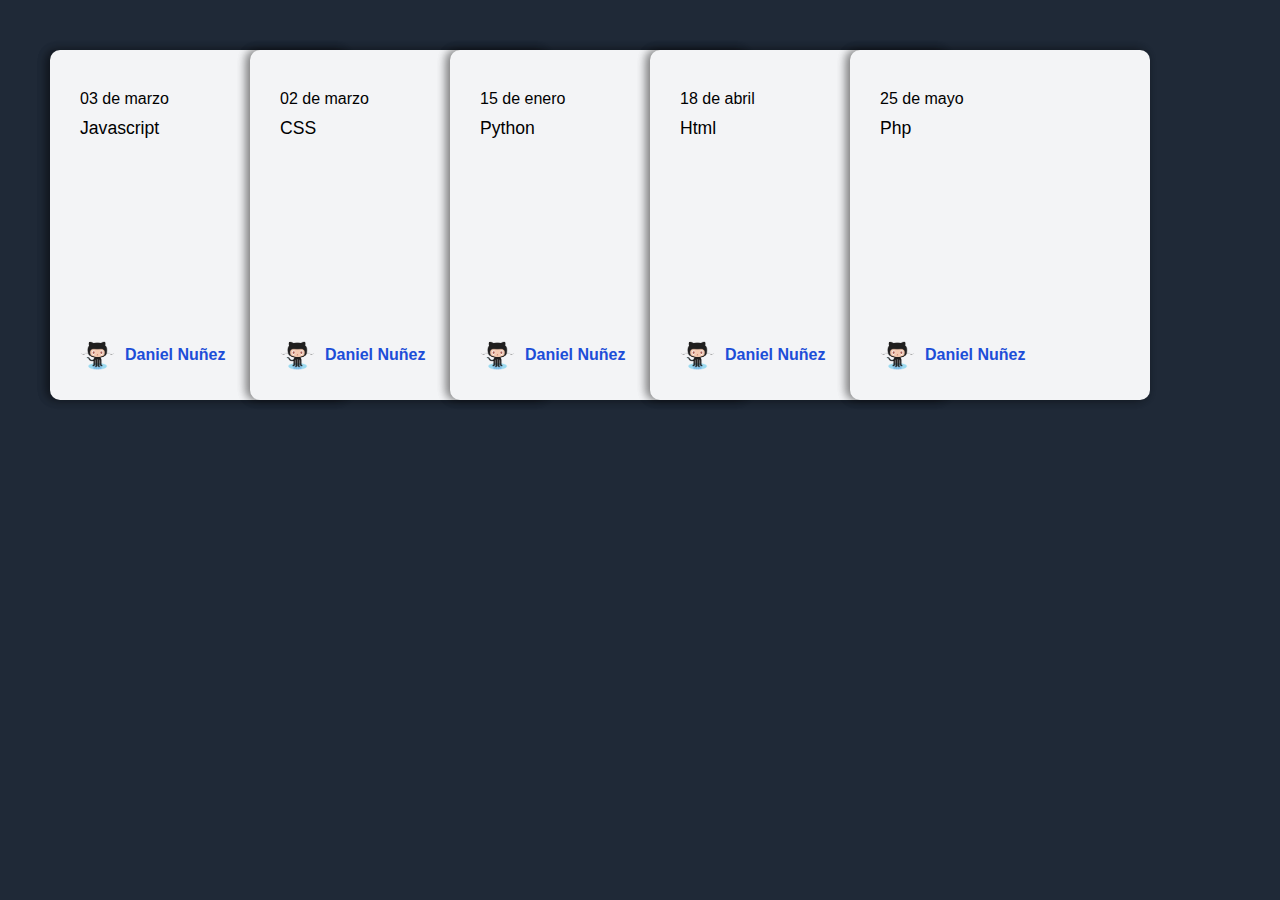
<file: 02.tarjetas-animadas/index.html>
<!DOCTYPE html>
<html lang="en">
<head>
   <meta charset="UTF-8">
   <meta http-equiv="X-UA-Compatible" content="IE=edge">
   <meta name="viewport" content="width=device-width, initial-scale=1.0">
   <title>Tarjetas Animadas</title>
   <link rel="stylesheet" href="style.css">
</head>
<body>
   <div class="cards">
      <div class="card">
         <div class="header">
            <div class="date">03 de marzo</div>
            <div class="title">Javascript</div>
         </div>
         <div class="footer">
            <div class="autor">
               <a href="">
                  <img src="github.png" alt="" />
                  <span>Daniel Nuñez</span>
               </a>
            </div>
         </div>
      </div>
      <div class="card element-1">
         <div class="header">
            <div class="date">02 de marzo</div>
            <div class="title">CSS</div>
         </div>
         <div class="footer">
            <div class="autor">
               <a href="">
                  <img src="github.png" alt="" />
                  <span>Daniel Nuñez</span>
               </a>
            </div>
         </div>
      </div>
      <div class="card element-2">
         <div class="header">
            <div class="date">15 de enero</div>
            <div class="title">Python</div>
         </div>
         <div class="footer">
            <div class="autor">
               <a href="">
                  <img src="github.png" alt="" />
                  <span>Daniel Nuñez</span>
               </a>
            </div>
         </div>
      </div>
      <div class="card element-3">
         <div class="header">
            <div class="date">18 de abril</div>
            <div class="title">Html</div>
         </div>
         <div class="footer">
            <div class="autor">
               <a href="">
                  <img src="github.png" alt="" />
                  <span>Daniel Nuñez</span>
               </a>
            </div>
         </div>
      </div>
      <div class="card element-4">
         <div class="header">
            <div class="date">25 de mayo</div>
            <div class="title">Php</div>
         </div>
         <div class="footer">
            <div class="autor">
               <a href="">
                  <img src="github.png" alt="" />
                  <span>Daniel Nuñez</span>
               </a>
            </div>
         </div>
      </div>
   </div>
</body>
</html>
</file>
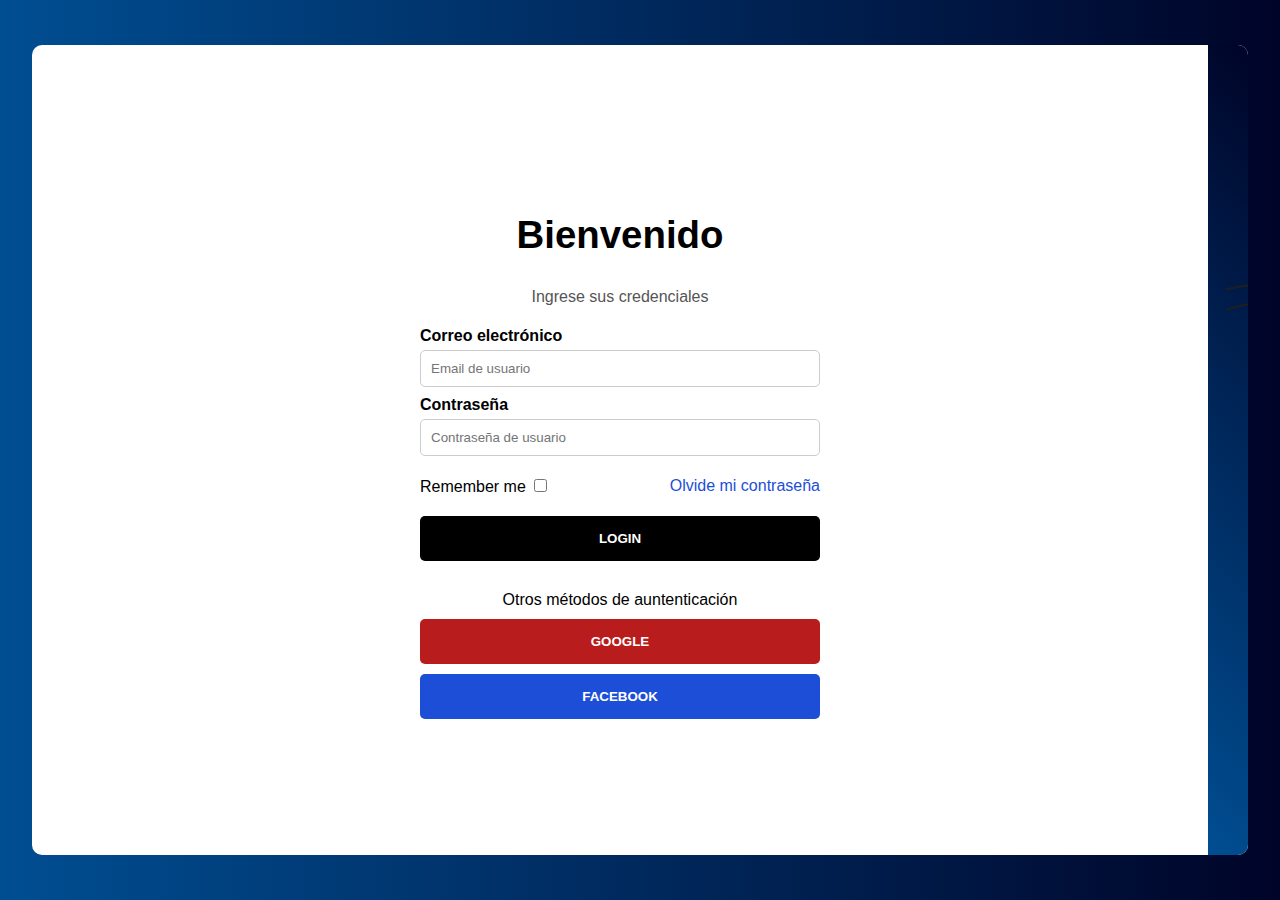
<file: 03.formulario-login/index.html>
<!DOCTYPE html>
<html lang="en">

<head>
   <meta charset="UTF-8">
   <meta http-equiv="X-UA-Compatible" content="IE=edge">
   <meta name="viewport" content="width=device-width, initial-scale=1.0">
   <title>Login</title>
   <link rel="stylesheet" href="main.css">
</head>

<body>
   <div class="form-container">
      <div class="login-container">
         <h2>Bienvenido</h2>
         <p>Ingrese sus credenciales</p>

         <form id="formulario">
            <div class="form">
               <label for="email">Correo electrónico</label>
               <input class="input" type="email" name="email" id="email" placeholder="Email de usuario">
            </div>
            <div class="form">
               <label for="password">Contraseña</label>
               <input class="input" type="password" name="password" id="password" placeholder="Contraseña de usuario">
            </div>
            <div class="options">
               <div>
                  Remember me <input type="checkbox" name="rememberme" id="rememberme">
               </div>
               <div>
                  <a href="#">Olvide mi contraseña</a>
               </div>
            </div>
            <button type="submit" class="btn btn-login" disabled>
               Login
            </button>
         </form>
         <div id="spinner">
            <div class="sk-circle">
               <div class="sk-circle1 sk-child"></div>
               <div class="sk-circle2 sk-child"></div>
               <div class="sk-circle3 sk-child"></div>
               <div class="sk-circle4 sk-child"></div>
               <div class="sk-circle5 sk-child"></div>
               <div class="sk-circle6 sk-child"></div>
               <div class="sk-circle7 sk-child"></div>
               <div class="sk-circle8 sk-child"></div>
               <div class="sk-circle9 sk-child"></div>
               <div class="sk-circle10 sk-child"></div>
               <div class="sk-circle11 sk-child"></div>
               <div class="sk-circle12 sk-child"></div>
            </div>
         </div>
         <div class="providers">
            <span>Otros métodos de auntenticación</span>
            <button class="btn btn-google">Google</button>
            <button class="btn btn-facebook">Facebook</button>
         </div>
      </div>
      <div class="welcome-screen-container">
         <img src="github.png" alt="">
      </div>
   </div>

   <script src="app.js"></script>
</body>

</html>
</file>
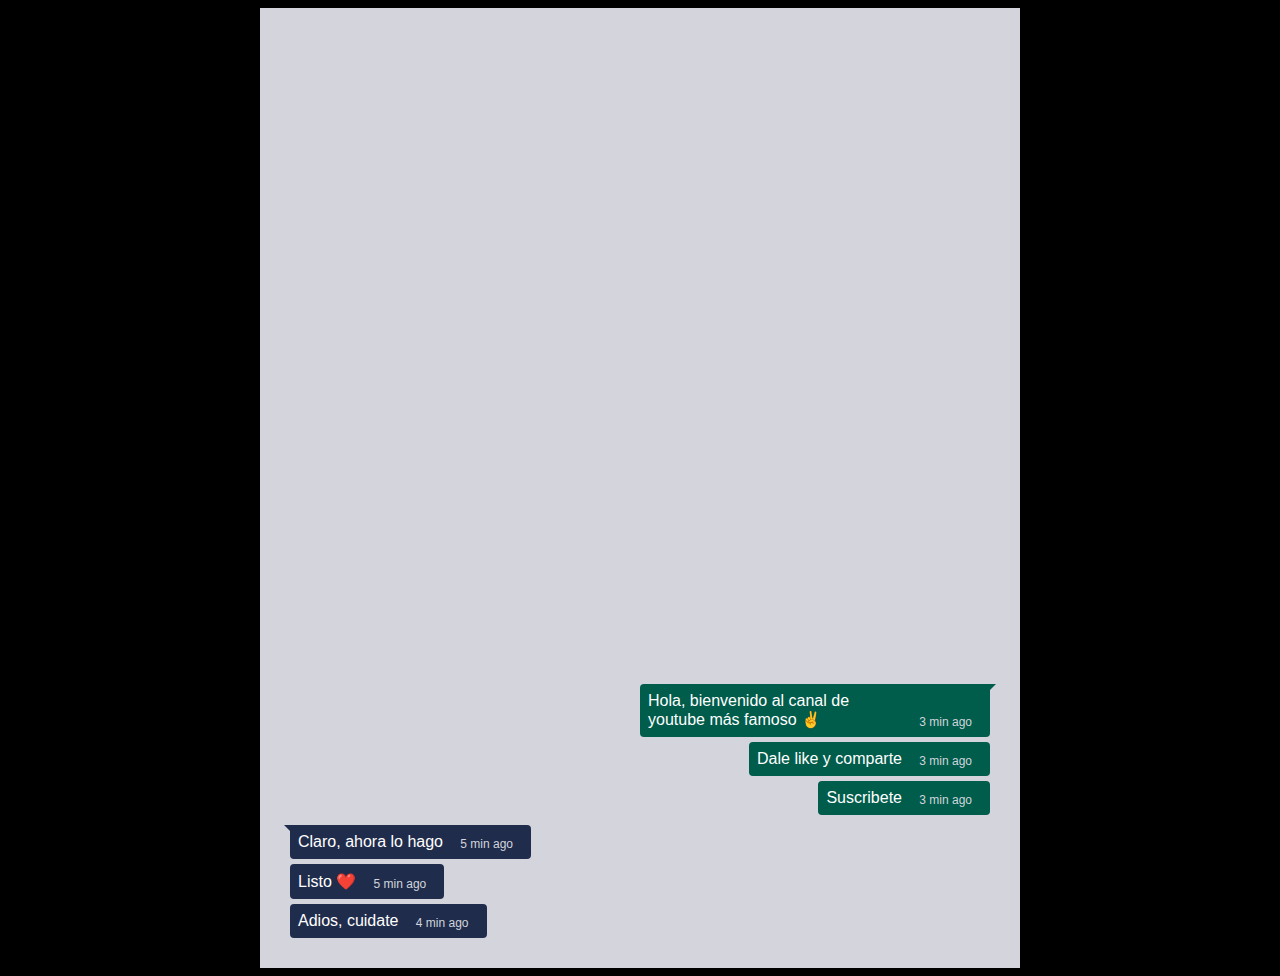
<file: 04.chats-whatsapp/index.html>
<!DOCTYPE html>
<html lang="en">
<head>
   <meta charset="UTF-8">
   <meta http-equiv="X-UA-Compatible" content="IE=edge">
   <meta name="viewport" content="width=device-width, initial-scale=1.0">
   <title>Chats - Whatsapp</title>
   <link rel="stylesheet" href="main.css">
</head>
<body>
   <div class="chat-container">
      <div class="bubble-container right">
         <div class="bubble">
            <div class="bubble-text">
               <div>
                  <span>Hola, bienvenido al canal de youtube más famoso ✌️</span>
                  <div class="bubble-info">3 min ago</div>
               </div>
            </div>
         </div>

         <div class="bubble">
            <div class="bubble-text">
               <div>
                  <span>Dale like y comparte</span>
                  <div class="bubble-info">3 min ago</div>
               </div>
            </div>
         </div>

         <div class="bubble">
            <div class="bubble-text">
               <div>
                  <span>Suscribete</span>
                  <div class="bubble-info">3 min ago</div>
               </div>
            </div>
         </div>
      </div>

      <div class="bubble-container left">
         <div class="bubble">
            <div class="bubble-text">
               <div>
                  <span>Claro, ahora lo hago</span>
                  <div class="bubble-info">5 min ago</div>
               </div>
            </div>
         </div>

         <div class="bubble">
            <div class="bubble-text">
               <div>
                  <span>Listo ❤️</span>
                  <div class="bubble-info">5 min ago</div>
               </div>
            </div>
         </div>

         <div class="bubble">
            <div class="bubble-text">
               <div>
                  <span>Adios, cuidate</span>
                  <div class="bubble-info">4 min ago</div>
               </div>
            </div>
         </div>
      </div>
   </div>
</body>
</html>
</file>
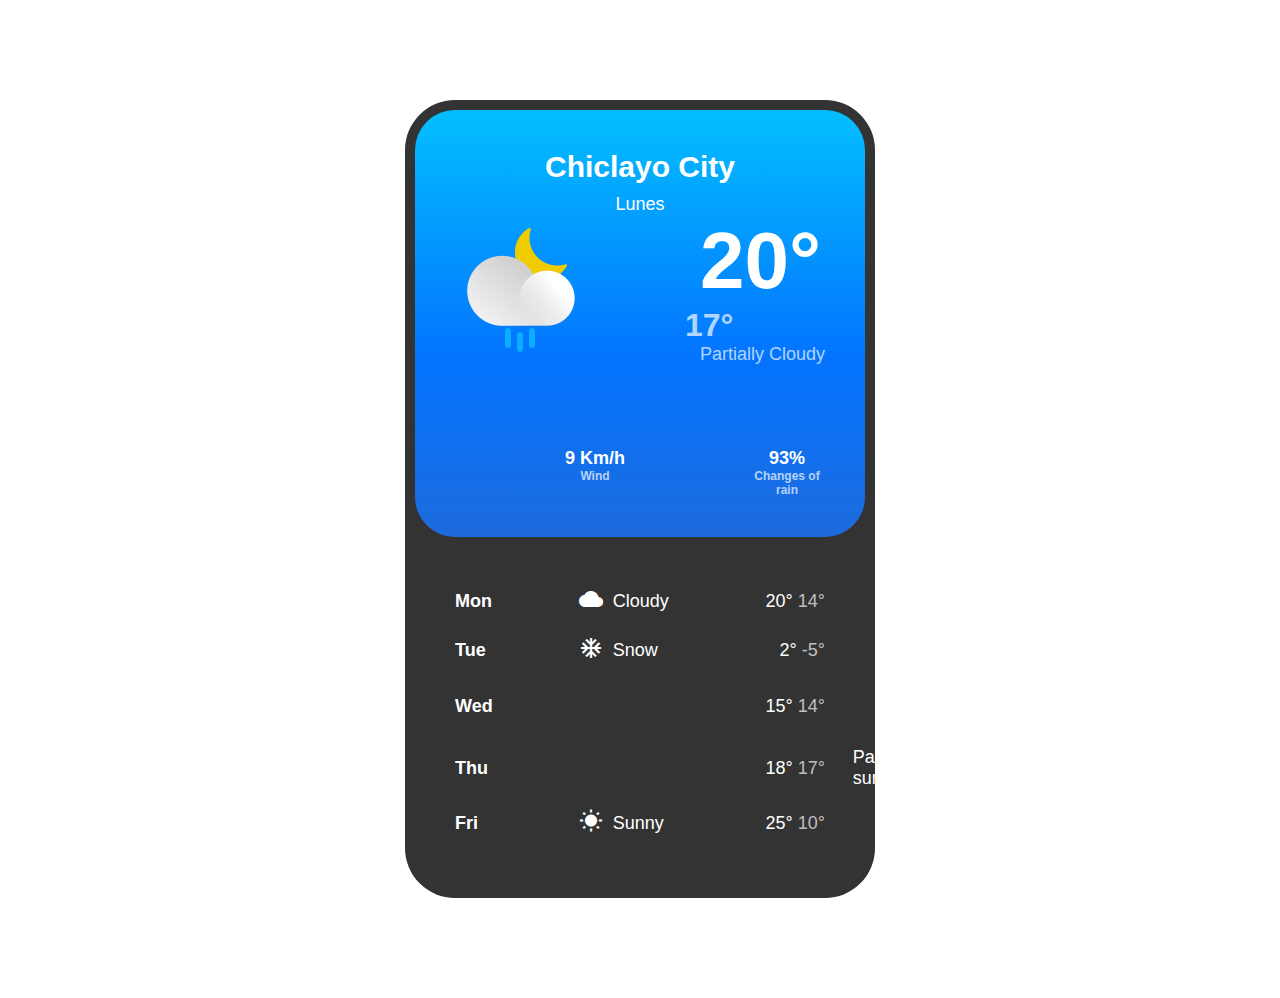
<file: 06.widget-clima/index.html>
<!DOCTYPE html>
<html lang="en">

<head>
   <meta charset="UTF-8">
   <meta http-equiv="X-UA-Compatible" content="IE=edge">
   <meta name="viewport" content="width=device-width, initial-scale=1.0">
   <title>Widget Clima</title>
   <link href="https://fonts.googleapis.com/icon?family=Material+Icons" rel="stylesheet" />
   <link rel="stylesheet" href="style.css">
</head>

<body>
   <div class="weather-container">
      <div class="current">
         <div class="city">Chiclayo City</div>
         <div class="day">Lunes</div>
         <div class="row">
            <div class="icon">
               <img src="cloudy.png" width="128" alt="" />
            </div>
            <div class="info">
               <div class="temperature">
                  <div class="temperature-now">20°</div>
                  <div class="temperature-low">17°</div>
               </div>
               <div class="status">Partially Cloudy</div>
            </div>
         </div>
         <div class="more">
            <div class="item">
               <div class="icon">
                  <span class="material-icons"> water_drop </span>
               </div>
               <div class="text">
                  <div class="value">9 Km/h</div>
                  <div class="type">Wind</div>
               </div>
            </div>

            <div class="item">
               <div class="icon">
                  <span class="material-icons"> air </span>
               </div>
               <div class="text">
                  <div class="value">93%</div>
                  <div class="type">Changes of rain</div>
               </div>
            </div>

            <div class="item">
               <div class="icon">
                  <span class="material-icons"> water </span>
               </div>
               <div class="text">
                  <div class="value">31%</div>
                  <div class="type">Humidity</div>
               </div>
            </div>
         </div>
      </div>
      <div class="list">
         <div class="day">
            <div class="name">Mon</div>
            <div class="weather">
               <div class="icon">
                  <span class="material-icons"> wb_cloudy </span>
               </div>
               <div class="status">Cloudy</div>
            </div>
            <div class="temperature">
               <span class="temperature-high">20°</span>
               <span class="temperature-low">14°</span>
            </div>
         </div>

         <div class="day">
            <div class="name">Tue</div>
            <div class="weather">
               <div class="icon">
                  <span class="material-icons"> ac_unit </span>
               </div>
               <div class="status">Snow</div>
            </div>
            <div class="temperature">
               <span class="temperature-high">2°</span>
               <span class="temperature-low">-5°</span>
            </div>
         </div>

         <div class="day">
            <div class="name">Wed</div>
            <div class="weather">
               <div class="icon">
                  <span class="material-icons"> thunderstorm </span>
               </div>
               <div class="status">Thunder storm</div>
            </div>
            <div class="temperature">
               <span class="temperature-high">15°</span>
               <span class="temperature-low">14°</span>
            </div>
         </div>

         <div class="day">
            <div class="name">Thu</div>
            <div class="weather">
               <div class="icon">
                  <span class="material-icons"> wb_twilight </span>
               </div>
               <div class="status">Partially sunny</div>
            </div>
            <div class="temperature">
               <span class="temperature-high">18°</span>
               <span class="temperature-low">17°</span>
            </div>
         </div>

         <div class="day">
            <div class="name">Fri</div>
            <div class="weather">
               <div class="icon">
                  <span class="material-icons"> wb_sunny </span>
               </div>
               <div class="status">Sunny</div>
            </div>
            <div class="temperature">
               <span class="temperature-high">25°</span>
               <span class="temperature-low">10°</span>
            </div>
         </div>
      </div>
   </div>
</body>

</html>
</file>
<file: 02.tarjetas-animadas/style.css>
body{
   font-family: Arial, Helvetica, sans-serif;
   margin: 0;
   padding: 0;
   background-color: #1f2937;
}

.cards{
   display: flex;
   width: 100%;
   padding: 50px;
}

.cards .card{
   background-color: #f3f4f6;
   color: #000;
   width: 300px;
   height: 350px;
   border-radius: 10px;
   padding: 30px;
   box-sizing: border-box;
   position: relative;
   display: flex;
   flex-direction: column;
   transition: all 0.3s ease;
   box-shadow: -3px 0 10px rgba(0,  0, 0, 0.3), -4px 0 10px rgba(0,  0, 0, 0.2),-5px 0 10px rgba(0,  0, 0, 0.1) ;
}

.cards .card a{
   color:#1d4ed8;
   text-decoration: none;
   font-weight: bold;
}

.cards .card a:hover{
   color:#1e3a8a;
}

.cards .card .header{
   flex: 1;
}

.cards .card:hover{
   margin-right: 80px;
   transform: rotate(3deg) translateY(-15px);
}

.cards .card .header .date{
   padding: 10px 0;
}

.cards .card .header .title{
   font-size: 1.1rem;
}
.cards .card .footer .autor a{
   display: flex;
   align-items: center ;
   gap: 10px;
}
.cards .card .footer img{
   width: 35px;
   border-radius: 50px;
}
.cards .card[class*="element"]{
   margin-left: -100px;
}

.element-1:hover,
.element-2:hover,
.element-3:hover{
 margin-left: -130px;
}
</file>
<file: 03.formulario-login/main.css>
body {
   font-family: Arial, Helvetica, sans-serif;
   padding: 0;
   margin: 0;
   display: flex;
   align-items: center;
   justify-content: center;
   height: 100vh;
   background-color: #000428;
   background: -webkit-linear-gradient(to right, #004e92, #000428);
   background: linear-gradient(to right, #004e92, #000428);
}

.form-container {
   background-color: #fff;
   width: 80%;
   border-radius: 10px;
   overflow: hidden;
   height: 90%;
   display: flex;
   align-items: center;
}

.form-container .login-container {
   width: 500px;
   margin: 0 auto;
}

.form {
   margin-top: 4px;
}

.form-container .login-container>h2 {
   text-align: center;
   font-size: 2.4rem;
}

.form-container .login-container>p,
.form-container .login-container>span {
   text-align: center;
   color: #555;
}

.form-container .login-container label {
   display: block;
   font-weight: bold;
   padding: 5px 0;
}

.form-container .login-container input.input {
   display: block;
   width: 100%;
   box-sizing: border-box;
   padding: 10px;
   border: 1px solid #ccc;
   border-radius: 5px;
}

.form-container .login-container input.input:focus {
   outline: 2px solid #1e40af;
}

.form-container .login-container .options {
   display: flex;
   justify-content: space-between;
   align-items: center;
   margin-top: 20px;
   margin-bottom: 20px;
}

.form-container a {
   color: #1d4ed8;
   text-decoration: none;
}

.form-container a:hover {
   text-decoration: underline;
   color: #1e3a8a;
}

.form-container .login-container .providers {
   display: flex;
   flex-direction: column;
   gap: 10px;
   text-align: center;
   margin-top: 30px;
}

.btn {
   border: none;
   padding: 15px 0;
   width: 100%;
   font-weight: bold;
   display: block;
   border-radius: 5px;
   text-transform: uppercase;
   cursor: pointer;
}

.btn.btn-login {
   background: #000;
   color: #fff;
}

.btn.btn-login:hover {
   background: #1f2937;
}

.btn.btn-facebook {
   background-color: #1d4ed8;
   color: #fff;
}

.btn.btn-facebook:hover {
   background-color: #2563eb;
}

.btn.btn-google {
   background: #b91c1c;
   color: #fff;
}

.btn.btn-google:hover {
   background: #dc2626;
}

.btn.btn-twitter {
   background: #4338ca;
   color: #fff;
}

.btn.btn-twitter:hover {
   background: #4f46e5;
}


.form-container .welcome-screen-container {
   background: linear-gradient(45deg, #004e92, #000428);
   height: 100%;
   width: 50%;
}

.form-container .welcome-screen-container img {
   width: 560px;
   padding: 40px 0;
}

.alerta {
   background-color: #fca5a5;
   color: #000;
   text-align: center;
   padding: 10px;
   font-weight: 500;
   border-radius: 5px;
   margin-top: 10px;
   margin-bottom: 10px;
}

.success {
   background-color: #a5f3a5;
   color: #000;
   text-align: center;
   padding: 10px;
   font-weight: 500;
   border-radius: 5px;
   margin-top: 10px;
   margin-bottom: 10px;
}

/* =====SPINNER ====== */
#spinner{
   display: none;
   justify-content: center;
   margin-top: 1.5rem;
}

.sk-circle {
   width: 40px;
   height: 40px;
   position: relative;
}

.sk-circle .sk-child {
   width: 100%;
   height: 100%;
   position: absolute;
   left: 0;
   top: 0;
}

.sk-circle .sk-child:before {
   content: '';
   display: block;
   margin: 0 auto;
   width: 15%;
   height: 15%;
   background-color: #333;
   border-radius: 100%;
   -webkit-animation: sk-circleBounceDelay 1.2s infinite ease-in-out both;
   animation: sk-circleBounceDelay 1.2s infinite ease-in-out both;
}

.sk-circle .sk-circle2 {
   -webkit-transform: rotate(30deg);
   -ms-transform: rotate(30deg);
   transform: rotate(30deg);
}

.sk-circle .sk-circle3 {
   -webkit-transform: rotate(60deg);
   -ms-transform: rotate(60deg);
   transform: rotate(60deg);
}

.sk-circle .sk-circle4 {
   -webkit-transform: rotate(90deg);
   -ms-transform: rotate(90deg);
   transform: rotate(90deg);
}

.sk-circle .sk-circle5 {
   -webkit-transform: rotate(120deg);
   -ms-transform: rotate(120deg);
   transform: rotate(120deg);
}

.sk-circle .sk-circle6 {
   -webkit-transform: rotate(150deg);
   -ms-transform: rotate(150deg);
   transform: rotate(150deg);
}

.sk-circle .sk-circle7 {
   -webkit-transform: rotate(180deg);
   -ms-transform: rotate(180deg);
   transform: rotate(180deg);
}

.sk-circle .sk-circle8 {
   -webkit-transform: rotate(210deg);
   -ms-transform: rotate(210deg);
   transform: rotate(210deg);
}

.sk-circle .sk-circle9 {
   -webkit-transform: rotate(240deg);
   -ms-transform: rotate(240deg);
   transform: rotate(240deg);
}

.sk-circle .sk-circle10 {
   -webkit-transform: rotate(270deg);
   -ms-transform: rotate(270deg);
   transform: rotate(270deg);
}

.sk-circle .sk-circle11 {
   -webkit-transform: rotate(300deg);
   -ms-transform: rotate(300deg);
   transform: rotate(300deg);
}

.sk-circle .sk-circle12 {
   -webkit-transform: rotate(330deg);
   -ms-transform: rotate(330deg);
   transform: rotate(330deg);
}

.sk-circle .sk-circle2:before {
   -webkit-animation-delay: -1.1s;
   animation-delay: -1.1s;
}

.sk-circle .sk-circle3:before {
   -webkit-animation-delay: -1s;
   animation-delay: -1s;
}

.sk-circle .sk-circle4:before {
   -webkit-animation-delay: -0.9s;
   animation-delay: -0.9s;
}

.sk-circle .sk-circle5:before {
   -webkit-animation-delay: -0.8s;
   animation-delay: -0.8s;
}

.sk-circle .sk-circle6:before {
   -webkit-animation-delay: -0.7s;
   animation-delay: -0.7s;
}

.sk-circle .sk-circle7:before {
   -webkit-animation-delay: -0.6s;
   animation-delay: -0.6s;
}

.sk-circle .sk-circle8:before {
   -webkit-animation-delay: -0.5s;
   animation-delay: -0.5s;
}

.sk-circle .sk-circle9:before {
   -webkit-animation-delay: -0.4s;
   animation-delay: -0.4s;
}

.sk-circle .sk-circle10:before {
   -webkit-animation-delay: -0.3s;
   animation-delay: -0.3s;
}

.sk-circle .sk-circle11:before {
   -webkit-animation-delay: -0.2s;
   animation-delay: -0.2s;
}

.sk-circle .sk-circle12:before {
   -webkit-animation-delay: -0.1s;
   animation-delay: -0.1s;
}

@-webkit-keyframes sk-circleBounceDelay {

   0%,
   80%,
   100% {
      -webkit-transform: scale(0);
      transform: scale(0);
   }

   40% {
      -webkit-transform: scale(1);
      transform: scale(1);
   }
}

@keyframes sk-circleBounceDelay {

   0%,
   80%,
   100% {
      -webkit-transform: scale(0);
      transform: scale(0);
   }

   40% {
      -webkit-transform: scale(1);
      transform: scale(1);
   }
}

/* ====== MOBILE ====== */

@media screen and (max-width:1350px) {
   .form-container {
      width: 95%;
   }

   .form-container .login-container {
      width: 400px;
      margin: 0 auto;
   }

   .form-container .welcome-screen-container {
      width: 40px;
   }
}

@media screen and (max-width:900px) {
   .form-container {
      height: 96%;
   }
   .form-container .welcome-screen-container {
      width: 0;
   }
}
</file>
<file: 04.chats-whatsapp/main.css>
body{
   font-family: Arial, Helvetica, sans-serif; 
   background: #000;
}

.chat-container{
   width: 700px;
   margin: 0 auto;
   display: flex;
   flex-direction: column;
   justify-content: end;
   height: 100vh;
   background-color: #d4d4dd;
   gap: 10px;
   padding: 30px;
}

.chat-container .bubble-container{
   display: flex;
   flex-direction: column;
   gap: 5px;
   color: #fff;
}

.chat-container .bubble-container.left{
   width: 50%;
   margin-right: auto;
}

.chat-container .bubble-container.right{
   width: 50%;
   margin-left: auto;
   align-items: flex-end;
}

.chat-container .bubble-container.right .bubble .bubble-text > div{
   position: relative;
   background-color: #005c4b;
}

.chat-container .bubble-container.left .bubble .bubble-text > div{
   position: relative;
   background-color: #202c4b;
   display: inline-flex;
}

.chat-container .bubble-container .bubble .bubble-text > div{
   padding: 8px;
   border-radius: 4px;
   display: flex;
   align-items: flex-end;
   justify-content: space-between;
}

.chat-container .bubble-container .bubble .bubble-text .bubble-info{
   font-size: 12px;
   color: #d1d5db ;
   padding: 0 10px;
   text-align: right;
   width: 80px;
   min-width: 80px;
   max-width: 80px;
   box-sizing: border-box;
}

.chat-container .bubble-container.left .bubble:nth-child(1) .bubble-text > div::before{
   content: '';
   position: absolute;
   width: 0;
   height: 0;
   border-right: 5px solid #202c4b;
   border-top: 5px solid #202c4b;
   border-left: 5px solid transparent;
   border-bottom: 5px solid transparent;
   left: -6px;
   top: 0;
}


.chat-container .bubble-container.right .bubble:nth-child(1) .bubble-text > div::before{
   content: '';
   position: absolute;
   width: 0;
   height: 0;
   border-left: 5px solid #005c4b;
   border-top: 5px solid #005c4b;
   border-right: 5px solid transparent;
   border-bottom: 5px solid transparent;
   right: -6px;
   top: 0;
}
</file>
<file: 06.widget-clima/style.css>
body {
   font-family: Arial, Helvetica, sans-serif;
}

.material-icons {
   font-family: "Material Icons";
   font-weight: normal;
   font-style: normal;
   font-size: 24px;
   /* Preferred icon size */
   display: inline-block;
   line-height: 1;
   text-transform: none;
   letter-spacing: normal;
   word-wrap: normal;
   white-space: nowrap;
   direction: ltr;

   /* Support for all WebKit browsers. */
   -webkit-font-smoothing: antialiased;
   /* Support for Safari and Chrome. */
   text-rendering: optimizeLegibility;

   /* Support for Firefox. */
   -moz-osx-font-smoothing: grayscale;

   /* Support for IE. */
   font-feature-settings: "liga";
}

.weather-container {
   color: white;
   font-size: 18px;
   width: 450px;
   margin: 100px auto;
   background-color: #333;
   padding: 10px;
   border-radius: 50px;
}

.weather-container .current {
   background: rgb(30, 107, 221);
   background: linear-gradient(0deg,
         rgba(30, 107, 221, 1) 0%,
         rgba(3, 116, 255, 1) 42%,
         rgba(3, 191, 255, 1) 100%);
   border-radius: 40px;
   padding: 40px;
}

.weather-container .current .city {
   text-align: center;
   font-weight: bold;
   font-size: 30px;
   margin-bottom: 10px;
}

.weather-container .current .day {
   text-align: center;
}

.weather-container .current .row {
   display: flex;
   align-items: center;
   justify-content: space-between;
}


.weather-container .current .row .info .temperature {
   font-size: 48px;
   font-weight: bold;
}

.weather-container .current .row .info .temperature .temperature-now {
   font-size: 80px;
   margin: 0;
}

.weather-container .current .row .info .temperature .temperature-low {
   margin-left: -15px;
   font-size: 32px;
   color: rgba(255, 255, 255, 0.7);
}

.weather-container .current .row .info .status {
   color: rgba(255, 255, 255, 0.7);
}

.weather-container .current .more {
   display: flex;
   justify-content: space-between;
   margin-top: 50px;
   gap: 10px;
   text-align: center;
}


.weather-container .current .more .item .icon span {
   font-size: 28px;
   color: rgba(255, 255, 255, 0.7);
}

.weather-container .current .more .item .text {
   font-weight: bold;
}

.weather-container .current .more .item .text .type {
   font-size: 12px;
   color: rgba(255, 255, 255, 0.7);
}

.weather-container .list {
   padding: 50px 40px;
   display: flex;
   flex-direction: column;
   gap: 20px;
}

.weather-container .list .day {
   display: flex;
   justify-content: space-between;
   align-items: center;
}

.weather-container .list .day .name {
   width: 123.3px;
   font-weight: bold;
}

.weather-container .list .day .weather {
   width: 123px;
   display: flex;
   align-items: center;
   gap: 10px;
}

.weather-container .list .day .temperature {
   width: 123px;
   text-align: right;
}

.weather-container .list .day .temperature .temperature-low {
   color: rgba(255, 255, 255, 0.7);
}
</file>
